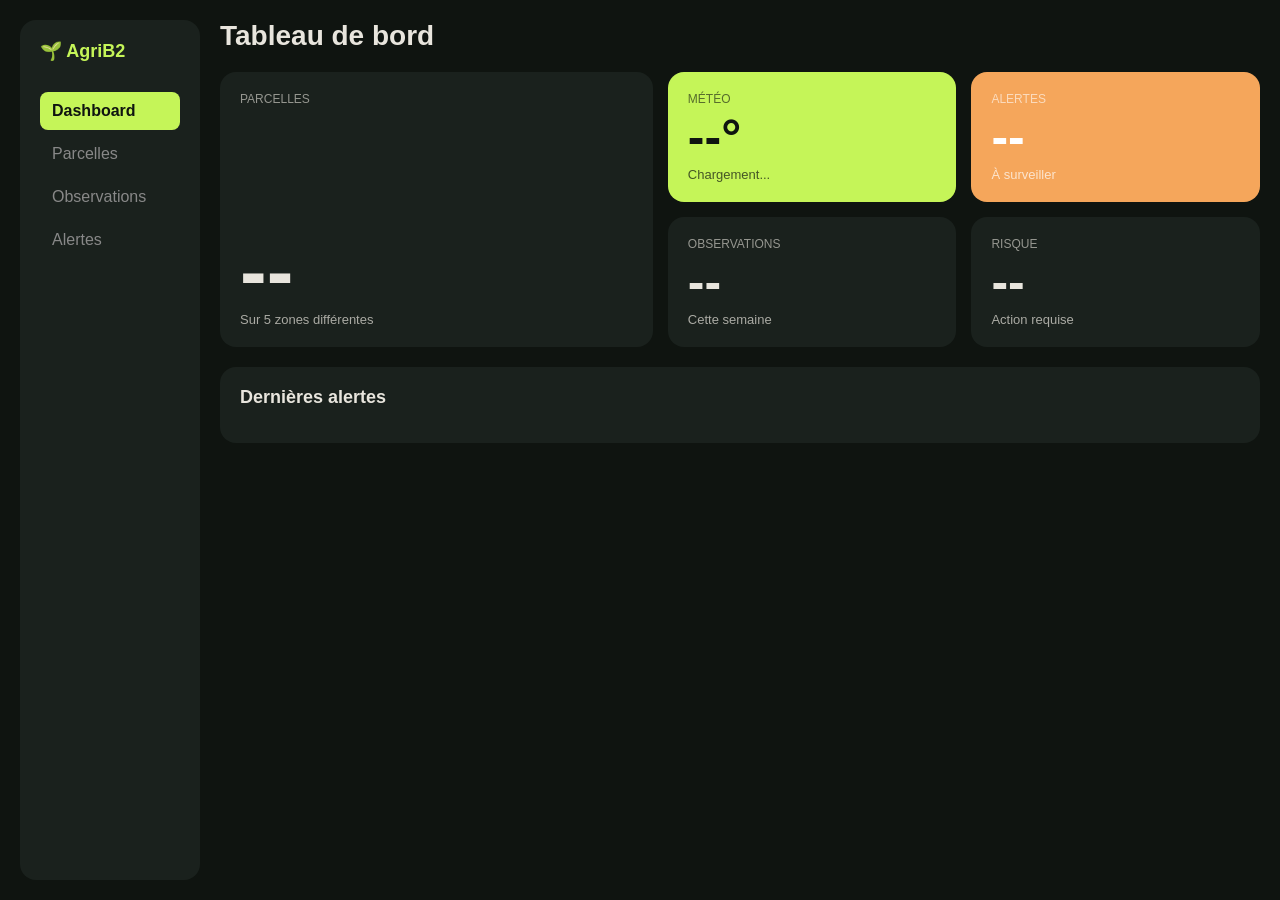
<file: templates/index.html>
<!DOCTYPE html>
<html lang="fr">
<head>
  <meta charset="UTF-8">
  <meta name="viewport" content="width=device-width, initial-scale=1.0">
  <meta name="description" content="Tableau de bord de suivi agricole - visualisez vos parcelles, cultures et alertes en temps réel">
  <meta name="keywords" content="agriculture, parcelles, cultures, alertes, suivi, météo">
  <meta name="author" content="Amine, Hamza, Mohammed, Melinna">
  <title>AgriB2 - Tableau de bord</title>
<link rel="stylesheet" href="/static/css/style.css">
</head>
<body>

    <aside class="sidebar">
        <div class="logo">🌱 AgriB2</div>
        <ul class="menu">
            <li class="actif"><a href="/">Dashboard</a></li>
            <li><a href="/parcelles">Parcelles</a></li>
            <li><a href="/observations">Observations</a></li>
            <li><a href="/alertes">Alertes</a></li>
        </ul>
    </aside>


    <main class="contenu">

        <h1>Tableau de bord</h1>

        <div class="bento">

            <div class="boite grande">
                <span class="label">Parcelles</span>
                <div>
                    <div class="chiffre" id="nb-parcelles">--</div>
                    <p class="info">Sur 5 zones différentes</p>
                </div>
            </div>

            <div class="boite lime">
                <span class="label">Météo</span>
                <div class="chiffre" id="meteo-temp">--°</div>
                <span class="info" id="meteo-detail">Chargement...</span>
            </div>

            <div class="boite orange">
                <span class="label">Alertes</span>
                <div class="chiffre" id="nb-alertes">--</div>
                <span class="info">À surveiller</span>
            </div>

            <div class="boite">
                <span class="label">Observations</span>
                <div class="chiffre" id="nb-observations">--</div>
                <span class="info">Cette semaine</span>
            </div>

            <div class="boite">
                <span class="label">Risque</span>
                <div class="chiffre" id="nb-risque">--</div>
                <span class="info">Action requise</span>
            </div>

        </div>


        <div class="alertes-bloc">
            <h2>Dernières alertes</h2>
            <div id="liste-alertes">
                <!--  alerte JS -->
            </div>
        </div>

    </main>

    <script src="/static/js/dashboard.js"></script>

</body>
</html>
</file>
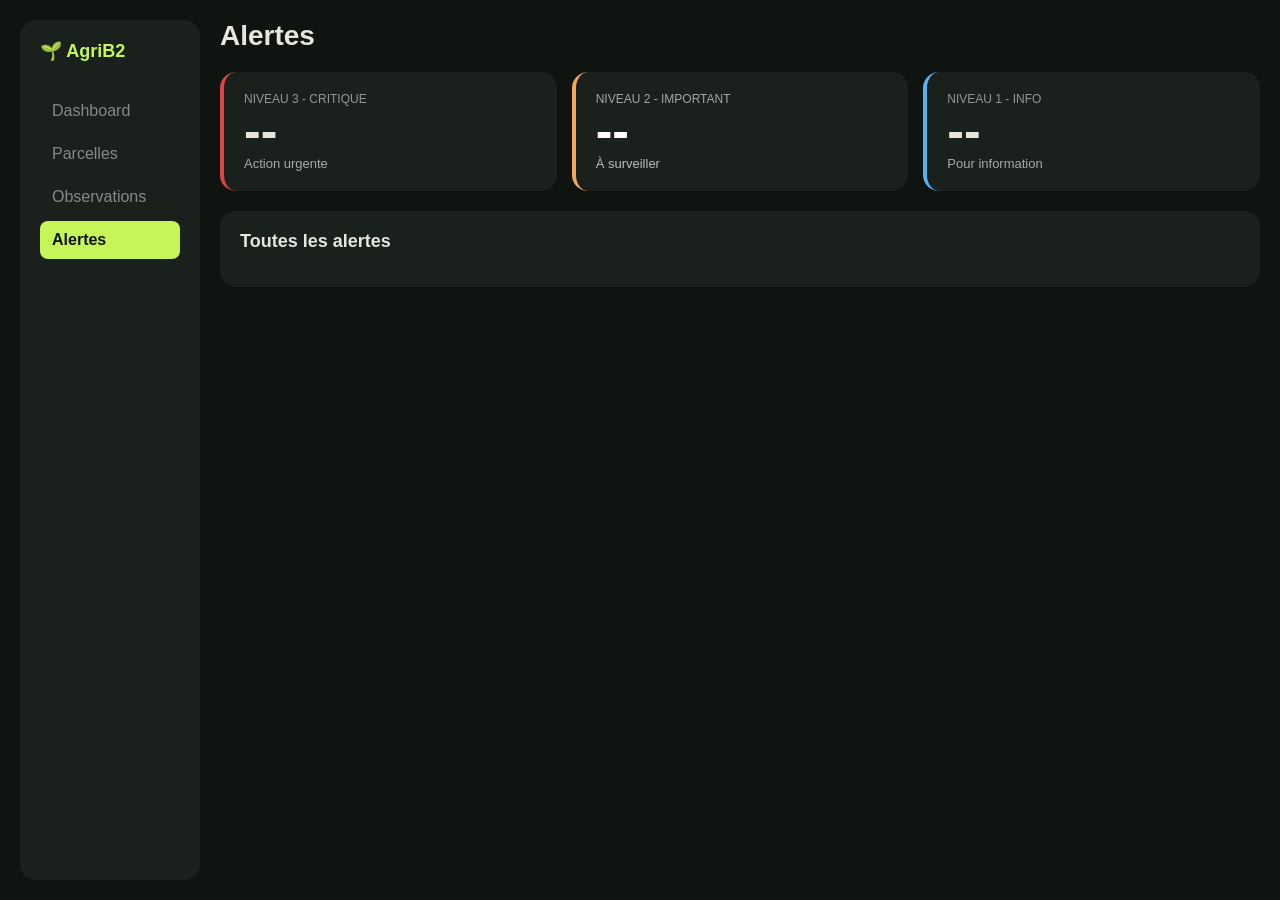
<file: templates/alertes.html>
<!DOCTYPE html>
<html lang="fr">
<head>
  <meta charset="UTF-8">
  <meta name="viewport" content="width=device-width, initial-scale=1.0">
  <meta name="description" content="Système d'alertes agricoles - détection automatique des risques pour vos cultures">
  <meta name="keywords" content="alertes, risques, maladies, cultures, agriculture, météo">
  <meta name="author" content="Amine, Hamza, Mohammed, Melinna">
  <title>AgriB2 - Alertes</title>
  <link rel="stylesheet" href="/static/css/style.css">
</head>
<body>

    <aside class="sidebar">
        <div class="logo">🌱 AgriB2</div>
        <ul class="menu">
            <li><a href="/">Dashboard</a></li>
            <li><a href="/parcelles">Parcelles</a></li>
            <li><a href="/observations">Observations</a></li>
            <li class="actif"><a href="/alertes">Alertes</a></li>
        </ul>
    </aside>


    <main class="contenu">

        <h1>Alertes</h1>


        <div class="kpi-alertes">
            <div class="kpi-alerte rouge">
                <div class="label">Niveau 3 - Critique</div>
                <div class="chiffre" id="nb-niveau-3">--</div>
                <div class="info">Action urgente</div>
            </div>
            <div class="kpi-alerte orange">
                <div class="label">Niveau 2 - Important</div>
                <div class="chiffre" id="nb-niveau-2">--</div>
                <div class="info">À surveiller</div>
            </div>
            <div class="kpi-alerte bleu">
                <div class="label">Niveau 1 - Info</div>
                <div class="chiffre" id="nb-niveau-1">--</div>
                <div class="info">Pour information</div>
            </div>
        </div>


        <div class="alertes-bloc">
            <h2>Toutes les alertes</h2>
            <div id="liste-alertes">
                
            </div>
        </div>

    </main>

    <script src="/static/js/alertes.js"></script>

</body>
</html>
</file>
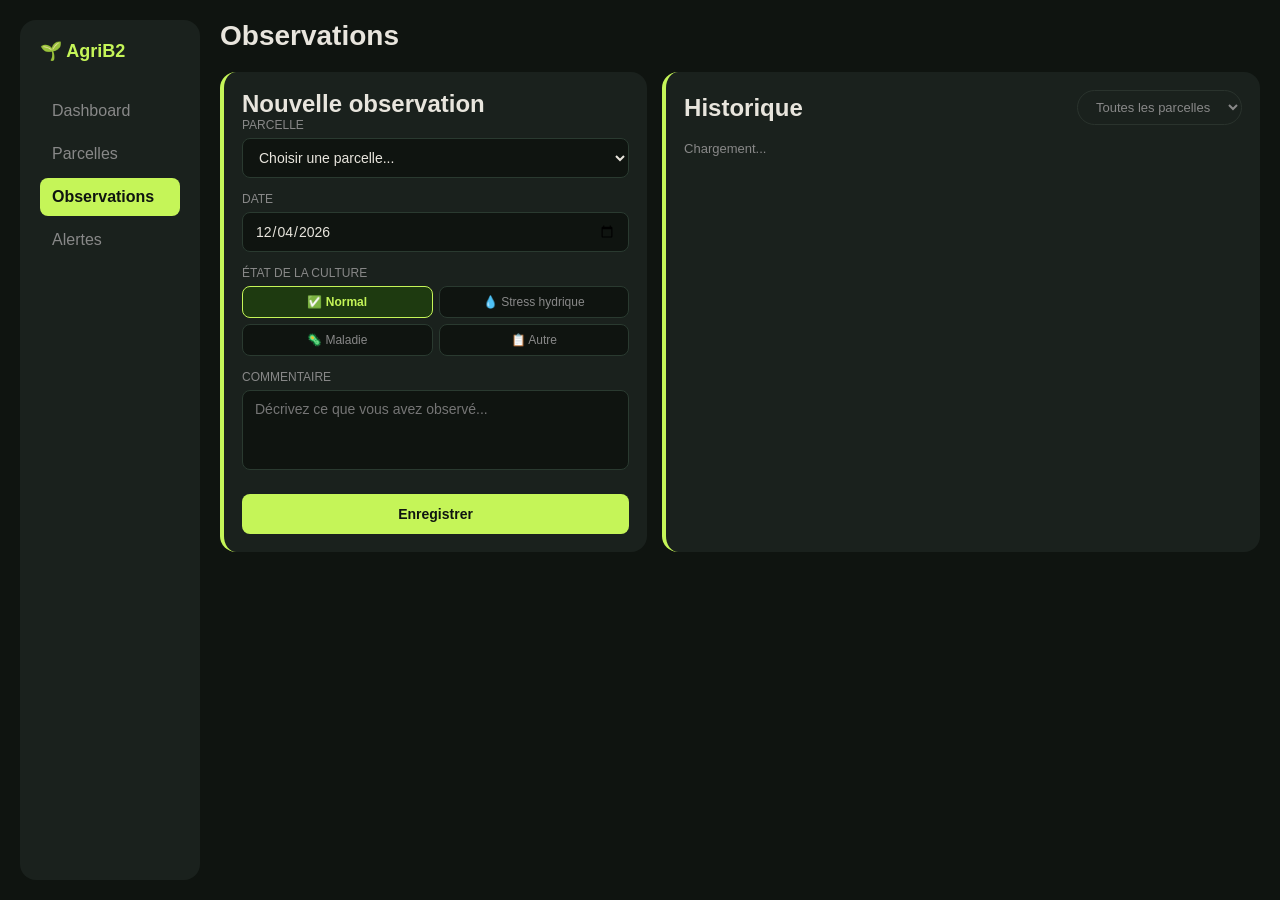
<file: templates/observations.html>
<!DOCTYPE html>
<html lang="fr">
<head>
  <meta charset="UTF-8">
  <meta name="viewport" content="width=device-width, initial-scale=1.0">
  <meta name="description" content="Saisie et historique des observations terrain - suivez l'état de vos cultures">
  <meta name="keywords" content="observations, terrain, état cultures, historique, agriculture">
  <meta name="author" content="Amine, Hamza, Mohammed, Melinna">
  <title>AgriB2 - Observations</title>
<link rel="stylesheet" href="/static/css/style.css">
</head>
<body>

    <div class="sidebar">
        <div class="logo">🌱 AgriB2</div>
        <ul class="menu">
            <li><a href="/">Dashboard</a></li>
            <li><a href="/parcelles">Parcelles</a></li>
            <li class="actif"><a href="/observations">Observations</a></li>
            <li><a href="/alertes">Alertes</a></li>
        </ul>
    </div>

    <div class="contenu">
        <h1>Observations</h1>

        <div class="grille">

            <div class="carte">
                <h2>Nouvelle observation</h2>

                <div class="champ">
                    <label>Parcelle</label>
                    <select id="champ-parcelle">
                        <option value="">Choisir une parcelle...</option>
                    </select>
                </div>

                <div class="champ">
                    <label>Date</label>
                    <input type="date" id="champ-date">
                </div>

                <div class="champ">
                    <label>État de la culture</label>
                    <div class="etats">
                        <button class="btn-etat actif" onclick="choisirEtat(this, 'Normal')">✅ Normal</button>
                        <button class="btn-etat" onclick="choisirEtat(this, 'Stress hydrique')">💧 Stress hydrique</button>
                        <button class="btn-etat" onclick="choisirEtat(this, 'Maladie détectée')">🦠 Maladie</button>
                        <button class="btn-etat" onclick="choisirEtat(this, 'Autre')">📋 Autre</button>
                    </div>
                </div>

                <div class="champ">
                    <label>Commentaire</label>
                    <textarea id="champ-commentaire" placeholder="Décrivez ce que vous avez observé..."></textarea>
                </div>

                <button class="btn-envoyer" onclick="envoyerObservation()">Enregistrer</button>
                <div class="msg-succes" id="message-succes">✅ Observation enregistrée !</div>
            </div>

            <div class="carte">
                <div class="historique-header">
                    <h2>Historique</h2>
                    <select class="filtre" id="filtre-parcelle" onchange="filtrer()">
                        <option value="">Toutes les parcelles</option>
                    </select>
                </div>
                <div id="liste-observations">
                    <p style="color:#888; font-size:13px;">Chargement...</p>
                </div>
            </div>

        </div>
    </div>

    <script src="/static/js/observations.js"></script>
</body>
</html>
</file>
<file: static/css/style.css>
* {
    margin: 0;
    padding: 0;
    box-sizing: border-box;
}

body {
    font-family: Arial, sans-serif;
    background-color: #0F1410;
    color: #E8E5DD;
    display: flex;
    min-height: 100vh;
    padding: 20px;
    gap: 20px;
}



.sidebar {
    width: 180px;
    background-color: #1A211D;
    border-radius: 16px;
    padding: 20px;
}

.logo {
    font-size: 18px;
    font-weight: bold;
    color: #C5F558;
    margin-bottom: 30px;
}

.menu {
    list-style: none;
}

.menu li {
    padding: 10px 12px;
    margin-bottom: 5px;
    border-radius: 8px;
    color: #888;
    cursor: pointer;
}

.menu li.actif {
    background-color: #C5F558;
    color: #0F1410;
    font-weight: bold;
}

.menu li a {
    color: inherit;
    text-decoration: none;
    display: block;
}



.contenu {
    flex: 1;
}

h1 {
    font-size: 28px;
    margin-bottom: 20px;
}



.bento {
    display: grid;
    grid-template-columns: 1.5fr 1fr 1fr;
    grid-template-rows: 1fr 1fr;
    gap: 15px;
    margin-bottom: 20px;
}

.boite {
    background-color: #1A211D;
    border-radius: 16px;
    padding: 20px;
    display: flex;
    flex-direction: column;
    justify-content: space-between;
    min-height: 130px;
}

.grande {
    grid-row: span 2;
}

.lime {
    background-color: #C5F558;
    color: #0F1410;
}

.orange {
    background-color: #F5A65B;
    color: #ffffff;
}

.label {
    font-size: 12px;
    text-transform: uppercase;
    opacity: 0.6;
}

.chiffre {
    font-size: 50px;
    font-weight: bold;
    line-height: 1;
}

.grande .chiffre {
    font-size: 80px;
}

.info {
    font-size: 13px;
    opacity: 0.7;
}


.alertes-bloc {
    background-color: #1A211D;
    border-radius: 16px;
    padding: 20px;
}

.alertes-bloc h2 {
    font-size: 18px;
    margin-bottom: 15px;
}

.alerte {
    padding: 12px;
    border-radius: 8px;
    margin-bottom: 8px;
    font-size: 14px;
}

.alerte.rouge {
    background-color: #2D1414;
    border-left: 3px solid #E04545;
}

.alerte.orange {
    background-color: #2D2014;
    border-left: 3px solid #F5A65B;
}

.alerte.bleu {
    background-color: #14222D;
    border-left: 3px solid #5BAFF5;
}


/* ============================================
   RESPONSIVE - Mobile (max 768px)
   ============================================ */
@media (max-width: 768px) {

    body {
        flex-direction: column;
        padding: 10px;
    }

    .sidebar {
        width: 100%;
    }

    .menu {
        display: flex;
        gap: 5px;
        flex-wrap: wrap;
    }

    .bento {
        grid-template-columns: 1fr;
    }

    .grande {
        grid-row: span 1;
    }

    .grande .chiffre {
        font-size: 50px;
    }
}

/* ============================================
   PAGE Observations
   ============================================ */

/* --- GRILLE 2 COLONNES OBSERVATIONS --- */
.grille {
    display: grid;
    grid-template-columns: 1fr 1.4fr;
    gap: 15px;
}

.carte {
    background-color: #1A211D;
    border-radius: 16px;
    padding: 20px;
}

/* --- FORMULAIRE --- */
.champ {
    margin-bottom: 14px;
}

.champ label {
    display: block;
    font-size: 12px;
    text-transform: uppercase;
    color: #888;
    margin-bottom: 6px;
}

.champ select,
.champ input,
.champ textarea {
    width: 100%;
    background-color: #0F1410;
    border: 1px solid #2A3A30;
    border-radius: 8px;
    padding: 10px 12px;
    color: #E8E5DD;
    font-size: 14px;
    font-family: Arial, sans-serif;
    outline: none;
}

.champ textarea {
    height: 80px;
    resize: none;
}

/* --- BOUTONS ETAT --- */
.etats {
    display: grid;
    grid-template-columns: 1fr 1fr;
    gap: 6px;
}

.btn-etat {
    background-color: #0F1410;
    border: 1px solid #2A3A30;
    border-radius: 8px;
    padding: 8px;
    color: #888;
    font-size: 12px;
    cursor: pointer;
}

.btn-etat.actif {
    background-color: #1E3A10;
    border-color: #C5F558;
    color: #C5F558;
    font-weight: bold;
}

/* --- BOUTON ENVOYER --- */
.btn-envoyer {
    width: 100%;
    background-color: #C5F558;
    color: #0F1410;
    border: none;
    border-radius: 8px;
    padding: 12px;
    font-size: 14px;
    font-weight: bold;
    cursor: pointer;
    margin-top: 6px;
}

/* --- MESSAGE SUCCES --- */
.msg-succes {
    display: none;
    background-color: #1E3A10;
    border: 1px solid #C5F558;
    border-radius: 8px;
    padding: 10px;
    text-align: center;
    color: #C5F558;
    font-size: 13px;
    margin-top: 10px;
}

/* --- HISTORIQUE --- */
.historique-header {
    display: flex;
    justify-content: space-between;
    align-items: center;
    margin-bottom: 16px;
}

.filtre {
    background-color: #0F1410;
    border: 1px solid #2A3A30;
    border-radius: 8px;
    padding: 6px 10px;
    color: #E8E5DD;
    font-size: 12px;
    outline: none;
}

/* --- UNE OBSERVATION --- */
.obs {
    display: flex;
    gap: 12px;
    padding-bottom: 14px;
    border-bottom: 1px solid #1E2820;
    margin-bottom: 14px;
}

.obs:last-child {
    border-bottom: none;
    margin-bottom: 0;
}

.point {
    width: 8px;
    height: 8px;
    border-radius: 50%;
    margin-top: 5px;
    flex-shrink: 0;
}

.point-vert   { background-color: #C5F558; }
.point-orange { background-color: #F5A65B; }
.point-rouge  { background-color: #E04545; }
.point-bleu   { background-color: #5BAFF5; }

.obs-info { flex: 1; }

.obs-ligne1 {
    display: flex;
    justify-content: space-between;
    margin-bottom: 3px;
}

.obs-etat { font-size: 13px; font-weight: bold; }
.obs-date { font-size: 11px; color: #888; }
.obs-parcelle { font-size: 12px; color: #C5F558; margin-bottom: 3px; }
.obs-commentaire { font-size: 12px; color: #888; }

/* --- RESPONSIVE --- */
@media (max-width: 768px) {
    .grille { grid-template-columns: 1fr; }
}



/* =============
   PAGE PARCELLES 
   ============= */

/* Header avec titre + bouton */
.header-page {
    display: flex;
    justify-content: space-between;
    align-items: center;
    margin-bottom: 20px;
}

.btn-ajouter {
    background-color: #C5F558;
    color: #0F1410;
    border: none;
    padding: 10px 18px;
    border-radius: 10px;
    font-weight: bold;
    cursor: pointer;
    font-size: 14px;
}


/* Filtres en pastilles */
.filtres {
    display: flex;
    gap: 8px;
    margin-bottom: 20px;
    flex-wrap: wrap;
}

.filtre {
    background-color: #1A211D;
    color: #888;
    padding: 8px 14px;
    border-radius: 20px;
    font-size: 13px;
    cursor: pointer;
    border: 1px solid #2A332D;
}

.filtre.actif {
    background-color: #C5F558;
    color: #0F1410;
    border-color: #C5F558;
}


/* Grille de cartes parcelles */
.grille-parcelles {
    display: grid;
    grid-template-columns: repeat(3, 1fr);
    gap: 15px;
}

.carte {
    background-color: #1A211D;
    border-radius: 16px;
    padding: 18px;
    border-left: 4px solid #C5F558;
}

.carte.risque { border-left-color: #F5A65B; }
.carte.maladie { border-left-color: #E04545; }


.carte-haut {
    display: flex;
    justify-content: space-between;
    align-items: flex-start;
    margin-bottom: 15px;
}

.carte-nom {
    font-size: 16px;
    font-weight: bold;
}

.carte-zone {
    font-size: 12px;
    color: #888;
    margin-top: 2px;
}


/* Badge statut */
.badge {
    font-size: 11px;
    padding: 4px 10px;
    border-radius: 12px;
    font-weight: bold;
}

.badge.ok {
    background-color: #C5F558;
    color: #0F1410;
}

.badge.risque {
    background-color: #F5A65B;
    color: #ffffff;
}

.badge.maladie {
    background-color: #E04545;
    color: white;
}


/* Infos en bas de carte */
.carte-infos {
    display: flex;
    justify-content: space-between;
    font-size: 13px;
    color: #888;
    padding-top: 12px;
    border-top: 1px solid #2A332D;
}

.carte-infos strong {
    color: #E8E5DD;
    display: block;
}


/* Responsive parcelles */
@media (max-width: 768px) {
    .grille-parcelles {
        grid-template-columns: 1fr;
    }
}     


/* =============
   PAGE ALERTES 
   =============*/

/* 3 KPI par niveau */
.kpi-alertes {
    display: grid;
    grid-template-columns: repeat(3, 1fr);
    gap: 15px;
    margin-bottom: 20px;
}

.kpi-alerte {
    background-color: #1A211D;
    border-radius: 16px;
    padding: 20px;
    border-left: 4px solid #C5F558;
}

.kpi-alerte.rouge { border-left-color: #E04545; }
.kpi-alerte.orange { border-left-color: #F5A65B; }
.kpi-alerte.bleu { border-left-color: #5BAFF5; }


/* Date à droite dans la liste d'alertes */
.alerte-date {
    float: right;
    font-size: 12px;
    opacity: 0.7;
}


/* Responsive alertes */
@media (max-width: 768px) {
    .kpi-alertes {
        grid-template-columns: 1fr;
    }
}
</file>
